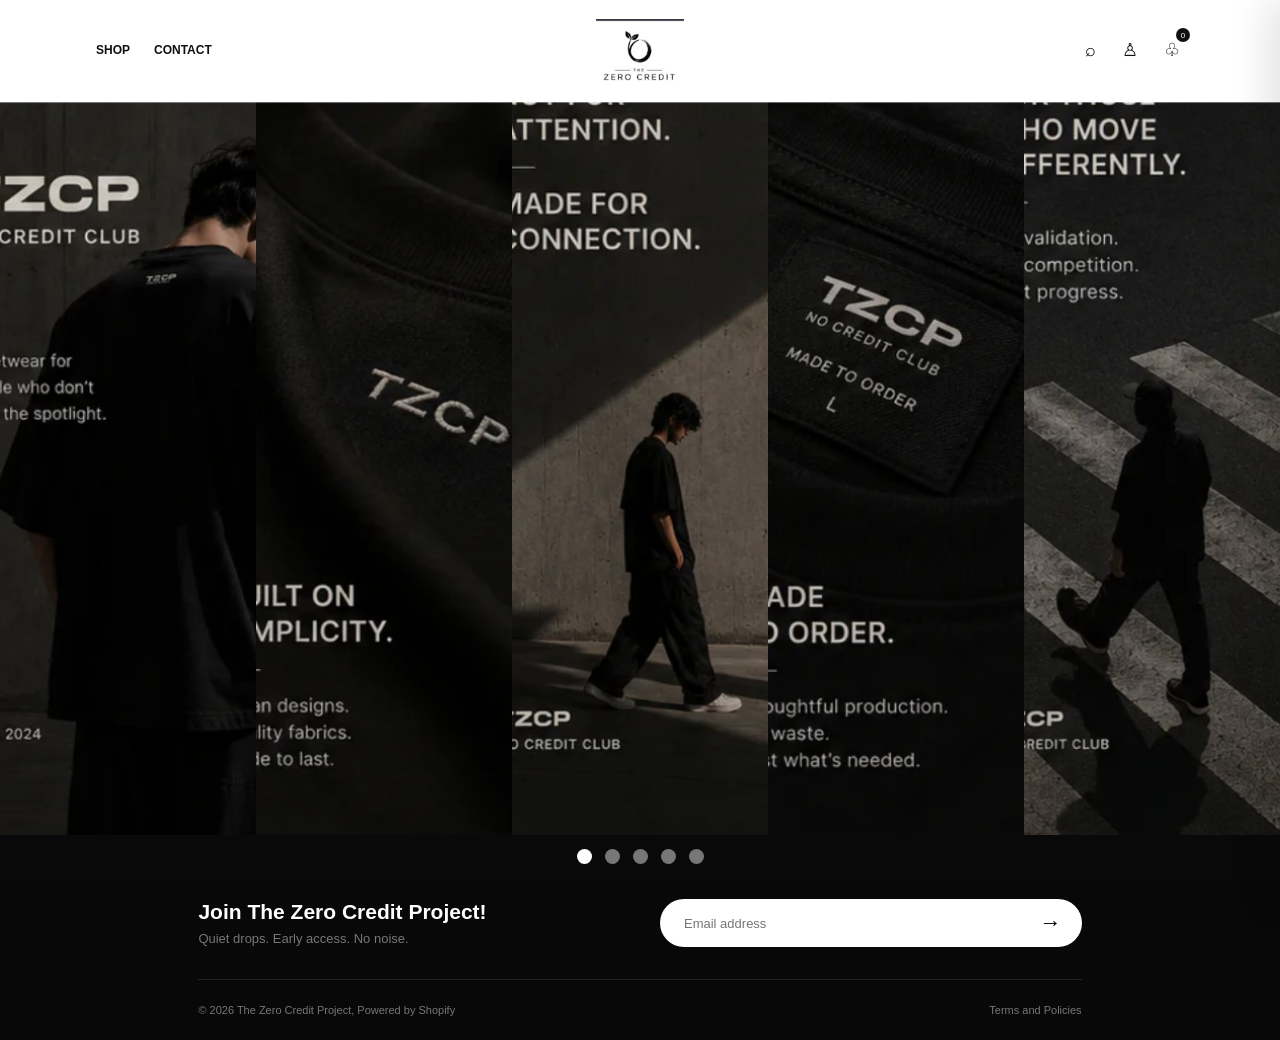
<file: index.html>
<!doctype html>
<html lang="en">
<head>
  <meta charset="utf-8">
  <meta name="viewport" content="width=device-width,initial-scale=1">
  <title>The Zero Credit Project</title>
  <meta name="description" content="The Zero Credit Project — quiet streetwear. No unnecessary noise.">
  <link rel="stylesheet" href="styles.css">
</head>
<body class="dark-page">
  <header class="site-header">
    <nav class="nav-left"><a href="collections.html">SHOP</a><a href="contact.html">CONTACT</a></nav>
    <a class="logo" href="index.html"><img src="assets/logo.jpg" alt="The Zero Credit Project"></a>
    <nav class="nav-right"><button aria-label="Search" onclick="openSearch()">⌕</button><a href="contact.html" aria-label="Account">♙</a><button aria-label="Cart" onclick="toggleCart()">♧<span id="cart-count">0</span></button></nav>
  </header>

  <main>
    <section class="hero-strip" aria-label="The Zero Credit Project">
      <div class="panels">
        <a class="panel" href="collections.html"><img src="assets/panel1.jpg" alt="TZCP No Credit Club"></a>
        <a class="panel" href="collections.html"><img src="assets/panel2.jpg" alt="Built on simplicity"></a>
        <a class="panel" href="collections.html"><img src="assets/panel3.jpg" alt="Made for connection"></a>
        <a class="panel" href="collections.html"><img src="assets/panel4.jpg" alt="Made to order"></a>
        <a class="panel" href="collections.html"><img src="assets/panel5.jpg" alt="Who move differently"></a>
      </div>
      <div class="dots" aria-hidden="true"><span class="active"></span><span></span><span></span><span></span><span></span></div>
    </section>
  </main>

  <footer class="site-footer">
    <div class="newsletter">
      <div><h2>Join The Zero Credit Project!</h2><p>Quiet drops. Early access. No noise.</p></div>
      <form onsubmit="subscribe(event)"><input type="email" required placeholder="Email address"><button aria-label="Submit">→</button></form>
    </div>
    <div class="footer-bottom"><span>© 2026 The Zero Credit Project, Powered by Shopify</span><a href="#">Terms and Policies</a></div>
  </footer>

  <div class="search-overlay" id="search-overlay" onclick="closeSearch(event)"><div class="search-modal" onclick="event.stopPropagation()"><button class="x" onclick="closeSearch()">×</button><div class="mini-label">SEARCH</div><input id="search-input" type="search" placeholder="Search"></div></div>
  <aside class="cart" id="cart"><div class="cart-head"><span>CART</span><button onclick="toggleCart()">×</button></div><div id="cart-items" class="cart-items"><p>Your cart is empty.</p></div><a href="collections.html" class="cart-link">SHOP THE COLLECTION</a></aside>
  <script src="script.js"></script>
</body>
</html>
</file>
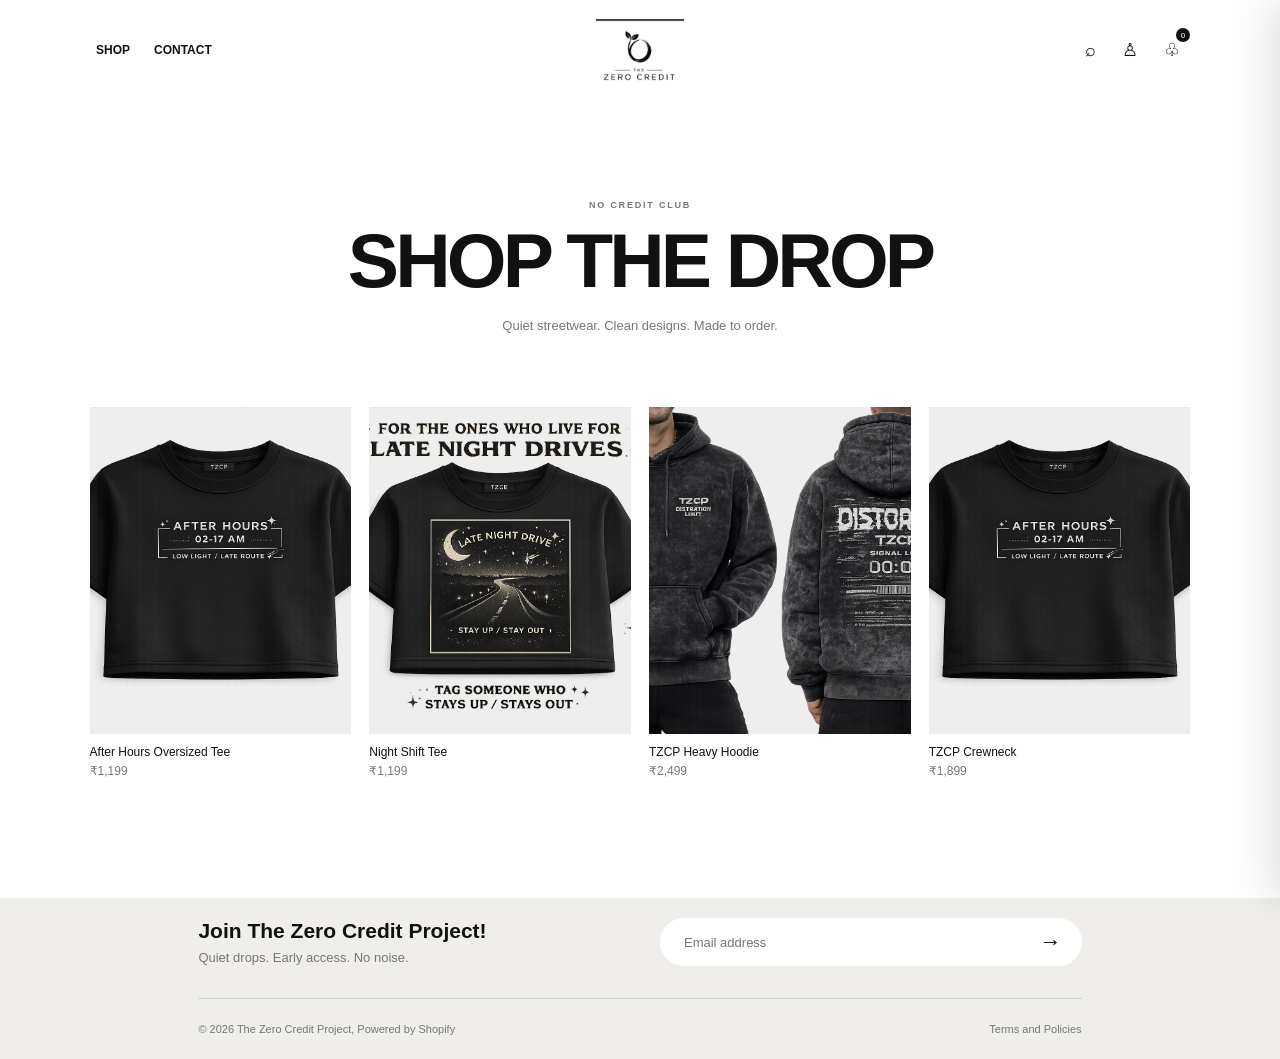
<file: collections.html>
<!doctype html>
<html lang="en"><head><meta charset="utf-8"><meta name="viewport" content="width=device-width,initial-scale=1"><title>Shop — The Zero Credit Project</title><link rel="stylesheet" href="styles.css"></head>
<body>
<header class="site-header"><nav class="nav-left"><a href="collections.html">SHOP</a><a href="contact.html">CONTACT</a></nav><a class="logo" href="index.html"><img src="assets/logo.jpg" alt="The Zero Credit Project"></a><nav class="nav-right"><button onclick="openSearch()">⌕</button><a href="contact.html">♙</a><button onclick="toggleCart()">♧<span id="cart-count">0</span></button></nav></header>
<main class="shop-page"><div class="shop-title"><div class="mini-label">NO CREDIT CLUB</div><h1>SHOP THE DROP</h1><p>Quiet streetwear. Clean designs. Made to order.</p></div><div class="grid">
<a class="card" href="product.html?id=after-hours"><div><img src="assets/product-after-hours.png" alt="After Hours Oversized Tee"></div><span>After Hours Oversized Tee</span><b>₹1,199</b></a>
<a class="card" href="product.html?id=night-shift"><div><img src="assets/product-late-night.png" alt="Night Shift Tee"></div><span>Night Shift Tee</span><b>₹1,199</b></a>
<a class="card" href="product.html?id=hoodie"><div><img src="assets/product-hoodie.png" alt="TZCP Heavy Hoodie"></div><span>TZCP Heavy Hoodie</span><b>₹2,499</b></a>
<a class="card" href="product.html?id=crewneck"><div><img src="assets/product-crewneck.png" alt="TZCP Crewneck"></div><span>TZCP Crewneck</span><b>₹1,899</b></a>
</div></main>
<footer class="site-footer light"><div class="newsletter"><div><h2>Join The Zero Credit Project!</h2><p>Quiet drops. Early access. No noise.</p></div><form onsubmit="subscribe(event)"><input type="email" required placeholder="Email address"><button>→</button></form></div><div class="footer-bottom"><span>© 2026 The Zero Credit Project, Powered by Shopify</span><a href="#">Terms and Policies</a></div></footer>
<div class="search-overlay" id="search-overlay" onclick="closeSearch(event)"><div class="search-modal" onclick="event.stopPropagation()"><button class="x" onclick="closeSearch()">×</button><div class="mini-label">SEARCH</div><input id="search-input" type="search" placeholder="Search"></div></div><aside class="cart" id="cart"><div class="cart-head"><span>CART</span><button onclick="toggleCart()">×</button></div><div id="cart-items" class="cart-items"><p>Your cart is empty.</p></div><a href="collections.html" class="cart-link">SHOP THE COLLECTION</a></aside><script src="script.js"></script></body></html>
</file>
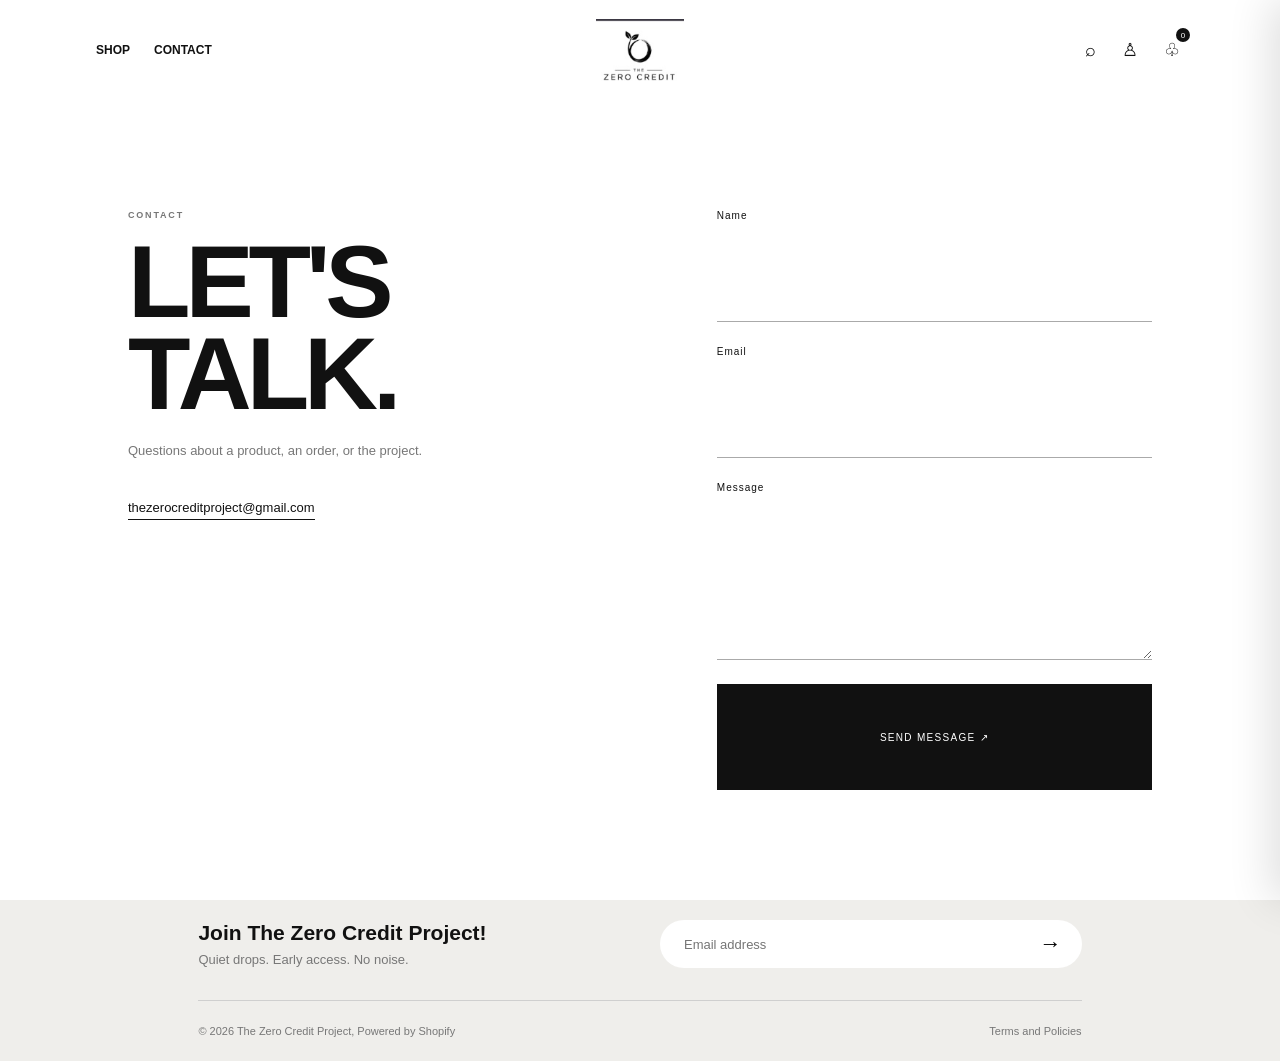
<file: contact.html>
<!doctype html>
<html lang="en"><head><meta charset="utf-8"><meta name="viewport" content="width=device-width,initial-scale=1"><title>Contact — The Zero Credit Project</title><link rel="stylesheet" href="styles.css"></head>
<body><header class="site-header"><nav class="nav-left"><a href="collections.html">SHOP</a><a href="contact.html">CONTACT</a></nav><a class="logo" href="index.html"><img src="assets/logo.jpg" alt="The Zero Credit Project"></a><nav class="nav-right"><button onclick="openSearch()">⌕</button><a href="contact.html">♙</a><button onclick="toggleCart()">♧<span id="cart-count">0</span></button></nav></header>
<main class="contact-page"><div><div class="mini-label">CONTACT</div><h1>LET'S TALK.</h1><p>Questions about a product, an order, or the project.</p><a href="mailto:thezerocreditproject@gmail.com">thezerocreditproject@gmail.com</a></div><form onsubmit="contactSubmit(event)" class="contact-form"><label>Name<input required></label><label>Email<input type="email" required></label><label>Message<textarea rows="7" required></textarea></label><button>SEND MESSAGE ↗</button></form></main>
<footer class="site-footer light"><div class="newsletter"><div><h2>Join The Zero Credit Project!</h2><p>Quiet drops. Early access. No noise.</p></div><form onsubmit="subscribe(event)"><input type="email" required placeholder="Email address"><button>→</button></form></div><div class="footer-bottom"><span>© 2026 The Zero Credit Project, Powered by Shopify</span><a href="#">Terms and Policies</a></div></footer>
<div class="search-overlay" id="search-overlay" onclick="closeSearch(event)"><div class="search-modal" onclick="event.stopPropagation()"><button class="x" onclick="closeSearch()">×</button><div class="mini-label">SEARCH</div><input id="search-input" type="search" placeholder="Search"></div></div><aside class="cart" id="cart"><div class="cart-head"><span>CART</span><button onclick="toggleCart()">×</button></div><div id="cart-items" class="cart-items"><p>Your cart is empty.</p></div><a href="collections.html" class="cart-link">SHOP THE COLLECTION</a></aside><script src="script.js"></script></body></html>
</file>
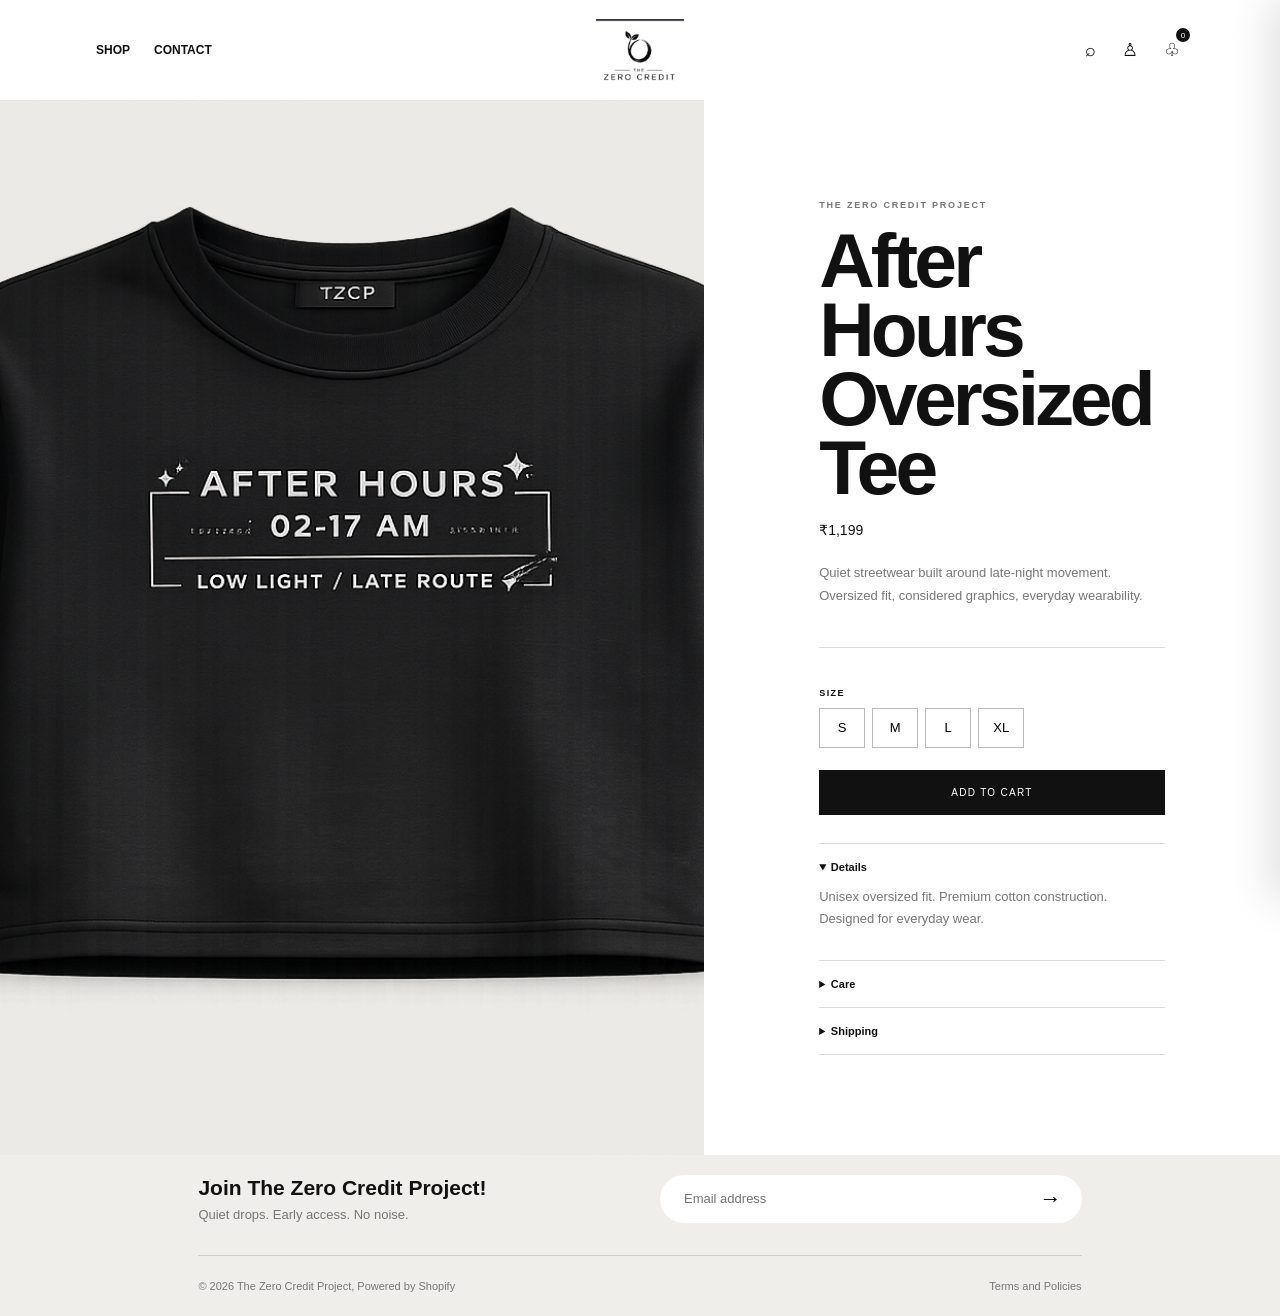
<file: product.html>
<!doctype html>
<html lang="en"><head><meta charset="utf-8"><meta name="viewport" content="width=device-width,initial-scale=1"><title>Product — The Zero Credit Project</title><link rel="stylesheet" href="styles.css"></head>
<body><header class="site-header"><nav class="nav-left"><a href="collections.html">SHOP</a><a href="contact.html">CONTACT</a></nav><a class="logo" href="index.html"><img src="assets/logo.jpg" alt="The Zero Credit Project"></a><nav class="nav-right"><button onclick="openSearch()">⌕</button><a href="contact.html">♙</a><button onclick="toggleCart()">♧<span id="cart-count">0</span></button></nav></header>
<main class="product-page"><div class="product-media"><img id="product-image" src="assets/product-after-hours.png" alt=""></div><section class="product-copy"><div class="mini-label">THE ZERO CREDIT PROJECT</div><h1 id="product-title">After Hours Oversized Tee</h1><div class="product-price" id="product-price">₹1,199</div><p id="product-description">Quiet streetwear built around late-night movement. Oversized fit, considered graphics, everyday wearability.</p><div class="line"></div><div class="label">SIZE</div><div class="sizes"><button>S</button><button>M</button><button>L</button><button>XL</button></div><button class="add" onclick="addCurrentProduct()">ADD TO CART</button><div class="details"><details open><summary>Details</summary><p>Unisex oversized fit. Premium cotton construction. Designed for everyday wear.</p></details><details><summary>Care</summary><p>Wash inside-out in cold water. Dry on low heat. Do not iron directly over print.</p></details><details><summary>Shipping</summary><p>Made to order. Pan-India delivery.</p></details></div></section></main>
<footer class="site-footer light"><div class="newsletter"><div><h2>Join The Zero Credit Project!</h2><p>Quiet drops. Early access. No noise.</p></div><form onsubmit="subscribe(event)"><input type="email" required placeholder="Email address"><button>→</button></form></div><div class="footer-bottom"><span>© 2026 The Zero Credit Project, Powered by Shopify</span><a href="#">Terms and Policies</a></div></footer>
<div class="search-overlay" id="search-overlay" onclick="closeSearch(event)"><div class="search-modal" onclick="event.stopPropagation()"><button class="x" onclick="closeSearch()">×</button><div class="mini-label">SEARCH</div><input id="search-input" type="search" placeholder="Search"></div></div><aside class="cart" id="cart"><div class="cart-head"><span>CART</span><button onclick="toggleCart()">×</button></div><div id="cart-items" class="cart-items"><p>Your cart is empty.</p></div><a href="collections.html" class="cart-link">SHOP THE COLLECTION</a></aside><script src="script.js"></script></body></html>
</file>
<file: styles.css>
*{box-sizing:border-box}html,body{margin:0;padding:0}body{font-family:Arial,Helvetica,sans-serif;background:#fff;color:#111;font-size:13px}a{color:inherit;text-decoration:none}button,input,textarea{font:inherit}.dark-page{background:#080808;color:#fff}.site-header{height:100px;background:#fff;color:#111;display:grid;grid-template-columns:1fr 180px 1fr;align-items:center;padding:0 7.5vw;position:relative;z-index:10}.nav-left,.nav-right{display:flex;align-items:center;gap:24px}.nav-left a{font-size:12px;font-weight:600}.nav-right{justify-content:flex-end;gap:18px}.nav-right button,.nav-right a{border:0;background:transparent;font-size:18px;padding:4px;cursor:pointer;position:relative}.nav-right span{position:absolute;right:-6px;top:-7px;font-size:8px;background:#111;color:#fff;width:14px;height:14px;border-radius:50%;display:grid;place-items:center}.logo{display:flex;justify-content:center;height:100%;align-items:center}.logo img{width:88px;height:62px;object-fit:cover;object-position:center}.hero-strip{background:#090909;padding:0 0 15px}.panels{display:flex;width:100%;height:min(66vw,735px);min-height:560px;overflow:hidden}.panel{flex:1 1 20%;min-width:0;display:block;overflow:hidden;background:#111}.panel img{width:100%;height:100%;display:block;object-fit:cover}.dots{display:flex;justify-content:center;gap:13px;padding-top:14px}.dots span{width:15px;height:15px;border-radius:50%;background:#777}.dots span.active{background:#fff}.site-footer{background:#080808;color:#fff;padding:20px 15.5vw 24px}.site-footer.light{background:#efeeeb;color:#111}.newsletter{display:grid;grid-template-columns:1fr 1fr;align-items:center;gap:40px;padding:0 0 32px}.newsletter h2{font-size:21px;margin:0 0 7px;font-weight:700}.newsletter p{font-size:13px;margin:0;color:#777}.newsletter form{height:48px;background:#fff;border-radius:28px;display:flex;align-items:center;padding:0 14px 0 22px}.newsletter input{border:0;outline:0;flex:1;background:transparent;color:#111}.newsletter button{border:0;background:transparent;font-size:22px;cursor:pointer}.footer-bottom{border-top:1px solid #cfcfcf;padding-top:24px;display:flex;justify-content:space-between;font-size:11px;color:#777}.dark-page .footer-bottom{border-top-color:#222;color:#777}.shop-page{padding:100px 7vw 120px}.shop-title{text-align:center;margin-bottom:70px}.mini-label{font-size:9px;letter-spacing:.2em;font-weight:700;color:#777;margin-bottom:16px}.shop-title h1,.contact-page h1,.product-copy h1{font-size:clamp(44px,6vw,88px);letter-spacing:-.05em;line-height:.9;margin:0 0 20px}.shop-title p,.contact-page p,.product-copy>p{color:#777;line-height:1.7}.grid{display:grid;grid-template-columns:repeat(4,1fr);gap:18px}.card div{background:#eee;aspect-ratio:4/5;overflow:hidden}.card img{width:100%;height:100%;object-fit:cover;display:block;transition:transform .5s}.card:hover img{transform:scale(1.03)}.card span,.card b{display:block;font-size:12px;padding-top:11px}.card b{padding-top:5px;color:#777;font-weight:400}.product-page{display:grid;grid-template-columns:1.1fr .9fr;min-height:calc(100vh - 100px)}.product-media{background:#eceae6;min-height:700px}.product-media img{width:100%;height:100%;object-fit:cover;display:block}.product-copy{padding:100px 9vw}.product-copy h1{max-width:650px}.product-price{font-size:14px;margin-bottom:24px}.line{border-top:1px solid #ddd;margin:40px 0}.label{font-size:9px;letter-spacing:.16em;font-weight:700;margin-bottom:10px}.sizes{display:flex;gap:7px;margin-bottom:22px}.sizes button{width:46px;height:40px;border:1px solid #bbb;background:#fff;cursor:pointer}.sizes button.selected{background:#111;color:#fff}.add,.contact-form button{width:100%;border:0;background:#111;color:#fff;padding:17px;letter-spacing:.13em;font-size:10px;cursor:pointer}.details{margin-top:28px;border-top:1px solid #ddd}.details details{border-bottom:1px solid #ddd;padding:17px 0}.details summary{cursor:pointer;font-size:11px;font-weight:600}.details p{color:#777;line-height:1.7}.contact-page{min-height:calc(100vh - 100px);display:grid;grid-template-columns:1fr 1fr;gap:12vw;padding:110px 10vw}.contact-page>div{align-self:start}.contact-page h1{font-size:clamp(60px,8vw,120px)}.contact-page a{display:inline-block;margin-top:25px;border-bottom:1px solid #111;padding-bottom:4px}.contact-form{display:grid;gap:24px}.contact-form label{font-size:10px;letter-spacing:.1em;display:grid;gap:8px}.contact-form input,.contact-form textarea{border:0;border-bottom:1px solid #aaa;outline:0;padding:10px 0;resize:vertical;background:transparent}.search-overlay{position:fixed;inset:0;background:rgba(0,0,0,.6);display:none;align-items:flex-start;justify-content:center;padding-top:18vh;z-index:50}.search-overlay.open{display:flex}.search-modal{background:#fff;width:min(680px,90vw);padding:42px;position:relative}.search-modal input{width:100%;border:0;border-bottom:1px solid #aaa;outline:0;padding:14px 0;font-size:22px}.x{position:absolute;right:18px;top:14px;border:0;background:transparent;font-size:24px;cursor:pointer}.cart{position:fixed;right:-430px;top:0;width:min(430px,100vw);height:100vh;background:#fff;color:#111;z-index:60;padding:28px;transition:right .3s;box-shadow:-10px 0 40px rgba(0,0,0,.12)}.cart.open{right:0}.cart-head{display:flex;justify-content:space-between;border-bottom:1px solid #ddd;padding-bottom:16px;font-size:11px;letter-spacing:.14em}.cart-head button{border:0;background:transparent;font-size:24px;cursor:pointer}.cart-items{min-height:76vh;padding:20px 0;color:#777}.cart-link{display:block;background:#111;color:#fff;text-align:center;padding:16px;font-size:10px;letter-spacing:.13em}@media(max-width:900px){.site-header{padding:0 20px;grid-template-columns:1fr 100px 1fr}.panels{height:68vh;min-height:520px;overflow-x:auto;scroll-snap-type:x mandatory}.panel{min-width:72vw;scroll-snap-align:start}.grid{grid-template-columns:repeat(2,1fr)}.newsletter{grid-template-columns:1fr}.site-footer{padding-left:7vw;padding-right:7vw}.product-page,.contact-page{grid-template-columns:1fr}.product-media{min-height:520px}.product-copy{padding:70px 8vw}.contact-page{gap:60px;padding:80px 8vw}}@media(max-width:560px){.nav-left{gap:12px}.nav-left a{font-size:10px}.nav-right{gap:9px}.logo img{width:74px}.panels{height:76vh}.panel{min-width:88vw}.dots span{width:10px;height:10px}.footer-bottom{flex-direction:column;gap:10px}.shop-page{padding:70px 6vw 90px}.grid{grid-template-columns:1fr}.newsletter form{height:46px}}
</file>
